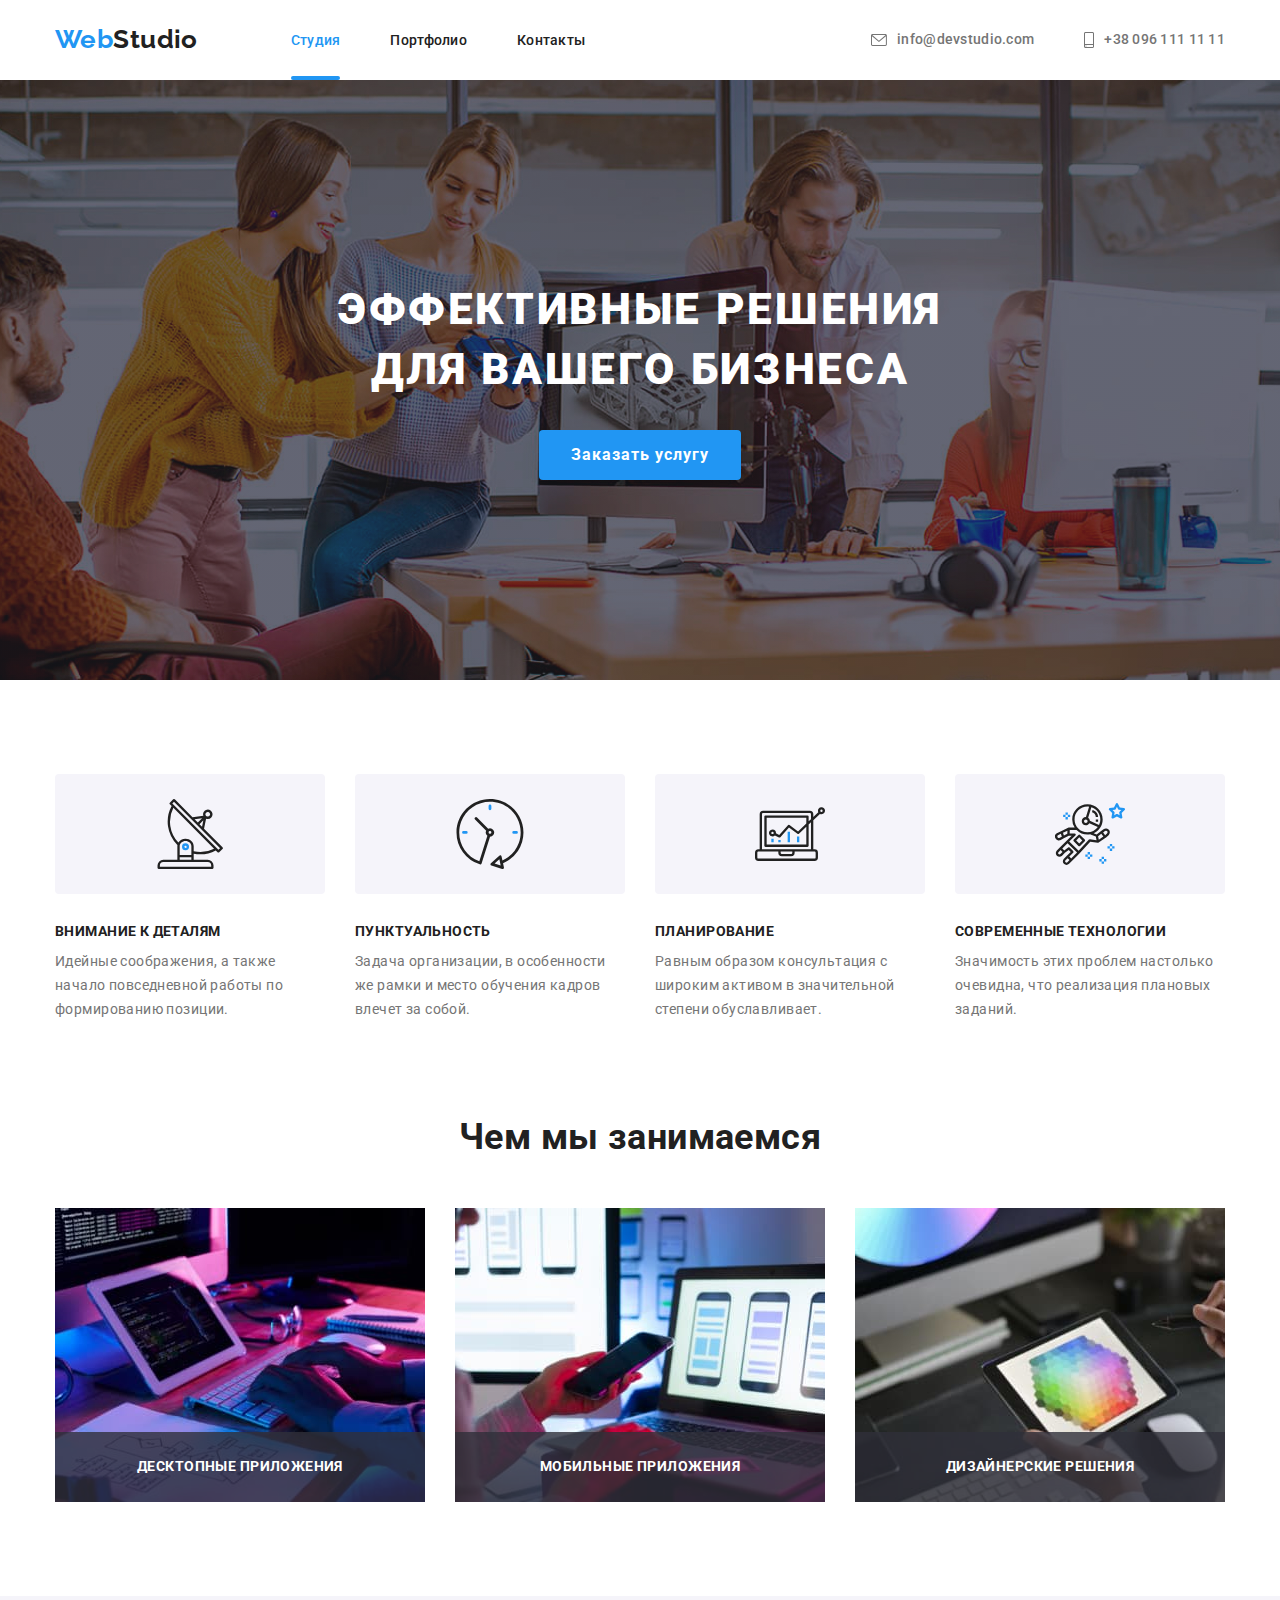
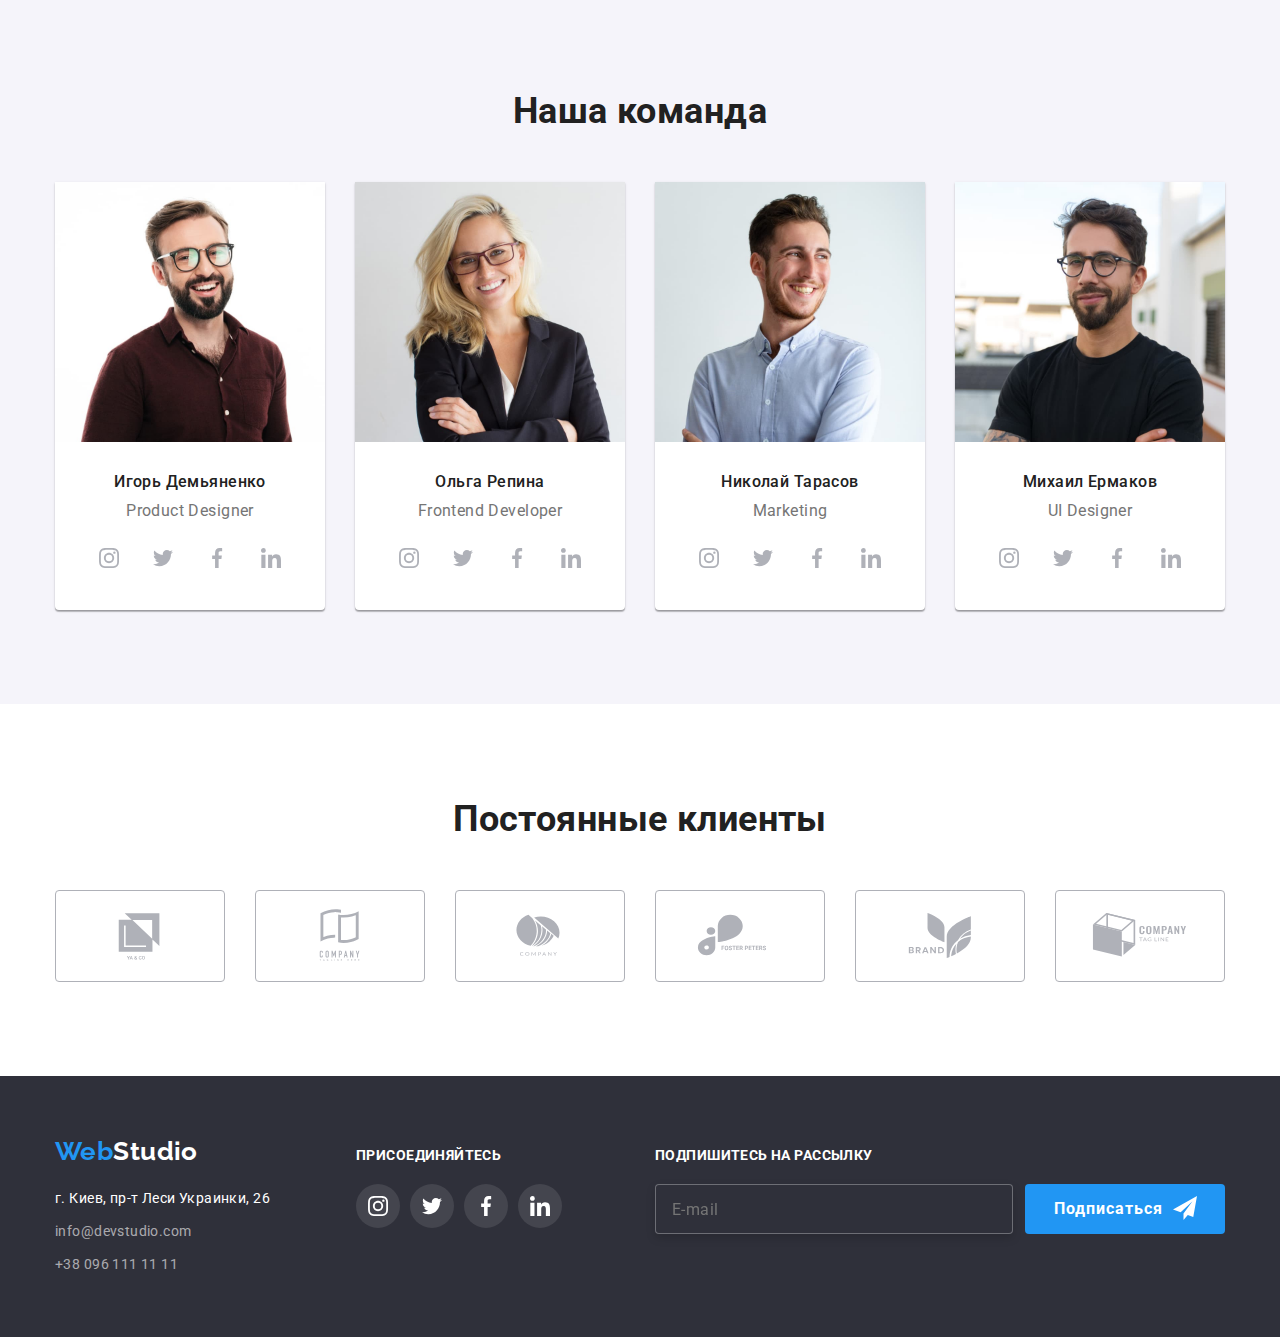
<file: index.html>
<!DOCTYPE html>
<html lang="ru">
  <head>
    <meta charset="UTF-8" />
    <meta http-equiv="X-UA-Compatible" content="IE=edge" />
    <meta name="viewport" content="width=device-width, initial-scale=1.0" />
    <title>WebStudio</title>
    <link rel="preconnect" href="https://fonts.googleapis.com" />
    <link rel="preconnect" href="https://fonts.gstatic.com" crossorigin />
    <link
      href="https://fonts.googleapis.com/css2?family=Raleway:wght@700&family=Roboto:wght@400;500;700;900&display=swap"
      rel="stylesheet"
    />
    <link
      rel="stylesheet"
      href="https://cdn.jsdelivr.net/npm/modern-normalize@1.1.0/modern-normalize.min.css"
    />
    <link rel="stylesheet" href="./css/styles.css" />
  </head>
  <body>
    <!-- Шапка сайта -->
    <header>
      <div class="container main-nav">
        <nav class="main-nav">
          <a href="" class="logo link"><span class="accent">Web</span>Studio</a>
          <ul class="navigation-header-list list">
            <li class="item"><a href="index.html" class="link current">Студия</a></li>
            <li class="item"><a href="portfolio.html" class="link">Портфолио</a></li>
            <li class="item"><a href="" class="link">Контакты</a></li>
          </ul>
        </nav>
        <ul class="contacts-header-list list">
          <li class="item">
            <a href="mailto:info@devstudio.com" class="email link"
              ><svg class="icon-header" width="16" height="12">
                <use href="./images/sprite.svg#icon-envelope"></use></svg
              >info@devstudio.com</a
            >
          </li>
          <li class="item">
            <a href="tel:+380961111111" class="phone link"
              ><svg class="icon-header" width="10" height="16">
                <use href="./images/sprite.svg#icon-smartphone"></use></svg
              >+38 096 111 11 11</a
            >
          </li>
        </ul>
      </div>
    </header>
    <main>
      <!-- Заглавие -->
      <section class="hero">
        <div class="container">
          <h1 class="hero-title">Эффективные решения для вашего бизнеса</h1>
          <button type="button" class="hero-button" data-modal-open click>Заказать услугу</button>
          <div class="backdrop is-hidden" data-backdrop>
            <div class="modal">
              <form class="modal-window">
                <p class="modal-window-ad">Оставьте свои данные, мы вам перезвоним</p>
                <div class="modal-window-field">
                  <div class="input-field">
                    <label class="input-information" for="name">Имя</label>
                    <input
                      type="text"
                      class="form-input"
                      name="name"
                      id="name"
                      autofocus
                      required
                    />
                    <svg class="icon-checkbox" width="18" height="18">
                      <use href="./images/sprite.svg#icon-name-checkbox"></use>
                    </svg>
                  </div>
                  <div class="input-field">
                    <label class="input-information" for="tel">Телефон</label>
                    <input type="tel" class="form-input" name="tel" id="tel" required />
                    <svg class="icon-checkbox" width="18" height="18">
                      <use href="./images/sprite.svg#icon-phone-checkbox"></use>
                    </svg>
                  </div>
                  <div class="input-field">
                    <label class="input-information" for="mail">Почта</label>
                    <input type="email" class="form-input" name="mail" id="mail" required />
                    <svg class="icon-checkbox" width="18" height="18">
                      <use href="./images/sprite.svg#icon-postal-envelope-checkbox"></use>
                    </svg>
                  </div>
                  <div class="input-field">
                    <label class="input-information" for="comment">Коментарий</label>
                    <textarea
                      class="text-comment"
                      name="comment"
                      id="comment"
                      cols=""
                      rows="12"
                      placeholder="Введите текст"
                    ></textarea>
                  </div>
                </div>
                <div class="modal-window-checkbox">
                  <label class="label-checkbox"
                    ><input
                      class="checkbox"
                      type="checkbox"
                      name="mailing-list"
                      value="mailing-list"
                    />
                    <svg class="icon-vector-checkbox" width="16" height="15">
                      <use href="./images/sprite.svg#icon-vector-checkbox"></use>
                    </svg>
                    Соглашаюсь с рассылкой и принимаю
                    <a href="mailto:info@devstudio.com" class="contract-conditions-checkbox"
                      >Условия договора</a
                    ></label
                  >
                </div>
                <div class="modal-window-button">
                  <button class="modal-button-send" type="submit">Отправить</button>
                  <button class="modal-btn-close" data-modal-close click>
                    <svg class="icon-vector-btn" width="30" height="30">
                      <use href="./images/sprite.svg#icon-vector-btn"></use>
                    </svg>
                  </button>
                </div>
              </form>
            </div>
          </div>
        </div>
      </section>
      <!-- Приемущества -->
      <section class="section priority">
        <div class="container">
          <h2 class="visually-hidden">Приемущества нашей работы</h2>
          <ul class="priority-list list">
            <li class="priority-item">
              <div class="icon-priority">
                <svg class="icon-antenna" width="70" height="70">
                  <use href="./images/sprite.svg#icon-antenna"></use>
                </svg>
              </div>
              <h3 class="priority-subtitle">Внимание к деталям</h3>
              <p class="priority-text">
                Идейные соображения, а также начало повседневной работы по формированию позиции.
              </p>
            </li>
            <li class="priority-item">
              <div class="icon-priority">
                <svg class="icon-clock" width="70" height="70">
                  <use href="./images/sprite.svg#icon-clock"></use>
                </svg>
              </div>
              <h3 class="priority-subtitle">Пунктуальность</h3>
              <p class="priority-text">
                Задача организации, в особенности же рамки и место обучения кадров влечет за собой.
              </p>
            </li>
            <li class="priority-item">
              <div class="icon-priority">
                <svg class="icon-diagram" width="70" height="70">
                  <use href="./images/sprite.svg#icon-diagram"></use>
                </svg>
              </div>
              <h3 class="priority-subtitle">Планирование</h3>
              <p class="priority-text">
                Равным образом консультация с широким активом в значительной степени обуславливает.
              </p>
            </li>
            <li class="priority-item">
              <div class="icon-priority">
                <svg class="icon-astronaut" width="70" height="70">
                  <use href="./images/sprite.svg#icon-astronaut"></use>
                </svg>
              </div>
              <h3 class="priority-subtitle">Современные технологии</h3>
              <p class="priority-text">
                Значимость этих проблем настолько очевидна, что реализация плановых заданий.
              </p>
            </li>
          </ul>
        </div>
      </section>
      <!-- Фото демонстрирующие чем мы занимаемся -->
      <section class="section works">
        <div class="container">
          <h2 class="works-title">Чем мы занимаемся</h2>
          <ul class="works-list list">
            <li class="works-item">
              <div>
                <img
                  src="./images/box-F-1.jpg"
                  alt="мы работаем над создаем сайта"
                  width="370"
                  height="294"
                />
              </div>
              <div class="box-works-description">
                <p class="works-description">десктопные приложения</p>
              </div>
            </li>
            <li class="works-item">
              <div>
                <img
                  src="./images/box-F-2.jpg"
                  alt="мы работаем над создаем мобильного приложения"
                  width="370"
                  height="294"
                />
              </div>
              <div class="box-works-description">
                <p class="works-description">мобильные приложения</p>
              </div>
            </li>
            <li class="works-item">
              <div>
                <img
                  src="./images/box-F-3.jpg"
                  alt="мы выполняем работу по дизайну"
                  width="370"
                  height="294"
                />
              </div>
              <div class="box-works-description">
                <p class="works-description">дизайнерские решения</p>
              </div>
            </li>
          </ul>
        </div>
      </section>
      <!-- Фото представителей нашей команды, их имена и должности -->
      <section class="section team">
        <div class="container">
          <h2 class="team-title">Наша команда</h2>
          <ul class="team-list list">
            <li class="team-item">
              <img
                src="./images/img-F-1.jpg"
                alt="Игорь Демьяненко - изображение типа портрет"
                width="270"
                height="260"
              />
              <div class="team-descr">
                <h3 class="team-name">Игорь Демьяненко</h3>
                <p lang="en" class="team-position">Product Designer</p>
                <ul class="socials list">
                  <li class="socials-item">
                    <a
                      class="socials-link link"
                      href=""
                      target="_blank"
                      rel="noopener noreferrer"
                      aria-label="иконка Instagram"
                    >
                      <svg class="socials-icom" width="20" height="20">
                        <use href="./images/sprite.svg#icon-instagram"></use>
                      </svg>
                    </a>
                  </li>
                  <li class="socials-item">
                    <a
                      class="socials-link link"
                      href=""
                      target="_blank"
                      rel="noopener noreferrer"
                      aria-label="иконка Twitter"
                    >
                      <svg class="socials-icom" width="20" height="20">
                        <use href="./images/sprite.svg#icon-twitter"></use>
                      </svg>
                    </a>
                  </li>
                  <li class="socials-item">
                    <a
                      class="socials-link link"
                      href=""
                      target="_blank"
                      rel="noopener noreferrer"
                      aria-label="иконка Facebook"
                    >
                      <svg class="socials-icom" width="20" height="20">
                        <use href="./images/sprite.svg#icon-facebook"></use>
                      </svg>
                    </a>
                  </li>
                  <li class="socials-item">
                    <a
                      class="socials-link link"
                      href=""
                      target="_blank"
                      rel="noopener noreferrer"
                      aria-label="иконка Linkedin"
                    >
                      <svg class="socials-icom" width="20" height="20">
                        <use href="./images/sprite.svg#icon-linkedin"></use>
                      </svg>
                    </a>
                  </li>
                </ul>
              </div>
            </li>
            <li class="team-item">
              <img
                src="./images/img-F-2.jpg"
                alt="Ольга Репина - изображение типа портрет"
                width="270"
                height="260"
              />
              <div class="team-descr">
                <h3 class="team-name">Ольга Репина</h3>
                <p lang="en" class="team-position">Frontend Developer</p>
                <ul class="socials list">
                  <li class="socials-item">
                    <a
                      class="socials-link link"
                      href=""
                      target="_blank"
                      rel="noopener noreferrer"
                      aria-label="иконка Instagram"
                    >
                      <svg class="socials-icom" width="20" height="20">
                        <use href="./images/sprite.svg#icon-instagram"></use>
                      </svg>
                    </a>
                  </li>
                  <li class="socials-item">
                    <a
                      class="socials-link link"
                      href=""
                      target="_blank"
                      rel="noopener noreferrer"
                      aria-label="иконка Twitter"
                    >
                      <svg class="socials-icom" width="20" height="20">
                        <use href="./images/sprite.svg#icon-twitter"></use>
                      </svg>
                    </a>
                  </li>
                  <li class="socials-item">
                    <a
                      class="socials-link link"
                      href=""
                      target="_blank"
                      rel="noopener noreferrer"
                      aria-label="иконка Facebook"
                    >
                      <svg class="socials-icom" width="20" height="20">
                        <use href="./images/sprite.svg#icon-facebook"></use>
                      </svg>
                    </a>
                  </li>
                  <li class="socials-item">
                    <a
                      class="socials-link link"
                      href=""
                      target="_blank"
                      rel="noopener noreferrer"
                      aria-label="иконка Linkedin"
                    >
                      <svg class="socials-icom" width="20" height="20">
                        <use href="./images/sprite.svg#icon-linkedin"></use>
                      </svg>
                    </a>
                  </li>
                </ul>
              </div>
            </li>
            <li class="team-item">
              <img
                src="./images/img-F-3.jpg"
                alt="Николай Тарасов - изображение типа портрет"
                width="270"
                height="260"
              />
              <div class="team-descr">
                <h3 class="team-name">Николай Тарасов</h3>
                <p lang="en" class="team-position">Marketing</p>
                <ul class="socials list">
                  <li class="socials-item">
                    <a
                      class="socials-link link"
                      href=""
                      target="_blank"
                      rel="noopener noreferrer"
                      aria-label="иконка Instagram"
                    >
                      <svg class="socials-icom" width="20" height="20">
                        <use href="./images/sprite.svg#icon-instagram"></use>
                      </svg>
                    </a>
                  </li>
                  <li class="socials-item">
                    <a
                      class="socials-link link"
                      href=""
                      target="_blank"
                      rel="noopener noreferrer"
                      aria-label="иконка Twitter"
                    >
                      <svg class="socials-icom" width="20" height="20">
                        <use href="./images/sprite.svg#icon-twitter"></use>
                      </svg>
                    </a>
                  </li>
                  <li class="socials-item">
                    <a
                      class="socials-link link"
                      href=""
                      target="_blank"
                      rel="noopener noreferrer"
                      aria-label="иконка Facebook"
                    >
                      <svg class="socials-icom" width="20" height="20">
                        <use href="./images/sprite.svg#icon-facebook"></use>
                      </svg>
                    </a>
                  </li>
                  <li class="socials-item">
                    <a
                      class="socials-link link"
                      href=""
                      target="_blank"
                      rel="noopener noreferrer"
                      aria-label="иконка Linkedin"
                    >
                      <svg class="socials-icom" width="20" height="20">
                        <use href="./images/sprite.svg#icon-linkedin"></use>
                      </svg>
                    </a>
                  </li>
                </ul>
              </div>
            </li>
            <li class="team-item">
              <img
                src="./images/img-F-4.jpg"
                alt="Михаил Ермаков - изображение типа портрет"
                width="270"
                height="260"
              />
              <div class="team-descr">
                <h3 class="team-name">Михаил Ермаков</h3>
                <p lang="en" class="team-position">UI Designer</p>
                <ul class="socials list">
                  <li class="socials-item">
                    <a
                      class="socials-link link"
                      href=""
                      target="_blank"
                      rel="noopener noreferrer"
                      aria-label="иконка Instagram"
                    >
                      <svg class="socials-icom" width="20" height="20">
                        <use href="./images/sprite.svg#icon-instagram"></use>
                      </svg>
                    </a>
                  </li>
                  <li class="socials-item">
                    <a
                      class="socials-link link"
                      href=""
                      target="_blank"
                      rel="noopener noreferrer"
                      aria-label="иконка Twitter"
                    >
                      <svg class="socials-icom" width="20" height="20">
                        <use href="./images/sprite.svg#icon-twitter"></use>
                      </svg>
                    </a>
                  </li>
                  <li class="socials-item">
                    <a
                      class="socials-link link"
                      href=""
                      target="_blank"
                      rel="noopener noreferrer"
                      aria-label="иконка Facebook"
                    >
                      <svg class="socials-icom" width="20" height="20">
                        <use href="./images/sprite.svg#icon-facebook"></use>
                      </svg>
                    </a>
                  </li>
                  <li class="socials-item">
                    <a
                      class="socials-link link"
                      href=""
                      target="_blank"
                      rel="noopener noreferrer"
                      aria-label="иконка Linkedin"
                    >
                      <svg class="socials-icom" width="20" height="20">
                        <use href="./images/sprite.svg#icon-linkedin"></use>
                      </svg>
                    </a>
                  </li>
                </ul>
              </div>
            </li>
          </ul>
        </div>
      </section>
      <!-- Постоянные клиенти -->
      <section class="section klient">
        <h2 class="klient-title">Постоянные клиенты</h2>
        <ul class="klient-list list">
          <li class="klient-item">
            <a
              class="klient-link link"
              href=""
              target="_blank"
              rel="noopener noreferrer"
              aria-label="логотип крмпании YA&CO"
              ><svg class="logo-klient" width="106" height="60">
                <use href="./images/sprite.svg#icon-logo-yaco"></use></svg
            ></a>
          </li>
          <li class="klient-item">
            <a
              class="klient-link link"
              href=""
              target="_blank"
              rel="noopener noreferrer"
              aria-label="логотип крмпании TAG LINE HERE"
              ><svg class="logo-klient" width="106" height="60">
                <use href="./images/sprite.svg#icon-logo-taglinehere"></use></svg
            ></a>
          </li>

          <li class="klient-item">
            <a
              class="klient-link link"
              href=""
              target="_blank"
              rel="noopener noreferrer"
              aria-label="логотип крмпании COMPANY"
              ><svg class="logo-klient" width="106" height="60">
                <use href="./images/sprite.svg#icon-logo-company"></use></svg
            ></a>
          </li>
          <li class="klient-item">
            <a
              class="klient-link link"
              href=""
              target="_blank"
              rel="noopener noreferrer"
              aria-label="логотип крмпании FOSTER PETERS"
              ><svg class="logo-klient" width="106" height="60">
                <use href="./images/sprite.svg#icon-logo-foster"></use></svg
            ></a>
          </li>
          <li class="klient-item">
            <a
              class="klient-link link"
              href=""
              target="_blank"
              rel="noopener noreferrer"
              aria-label="логотип крмпании BREND"
              ><svg class="logo-klient" width="106" height="60">
                <use href="./images/sprite.svg#icon-logo-brand"></use></svg
            ></a>
          </li>
          <li class="klient-item">
            <a
              class="klient-link link"
              href=""
              target="_blank"
              rel="noopener noreferrer"
              aria-label="логотип крмпании TAG LINE"
              ><svg class="logo-klient" width="106" height="60">
                <use href="./images/sprite.svg#icon-logo-tagline"></use></svg
            ></a>
          </li>
        </ul>
      </section>
    </main>
    <!-- Подвал сайта -->
    <footer class="footer">
      <div class="container contacts">
        <div class="address-contacts">
          <a href="./index.html" class="footer-logo link"><span class="accent">Web</span>Studio</a>
          <address>
            <ul class="footer-list list">
              <li class="footer-item">
                <a
                  href="https://goo.gl/maps/5S5dMyk2Rb5R47MP8"
                  target="_blank"
                  rel="noopener noreferrer"
                  class="footer-office link"
                  >г. Киев, пр-т Леси Украинки, 26</a
                >
              </li>
              <li class="footer-item">
                <a href="mailto:info@devstudio.com" class="footer-contact link"
                  >info@devstudio.com</a
                >
              </li>
              <li class="footer-item">
                <a href="tel:+380961111111" class="footer-contact link">+38 096 111 11 11</a>
              </li>
            </ul>
          </address>
        </div>
        <div class="socials-contacts">
          <p class="team-name-footer">присоединяйтесь</p>
          <ul class="socials-footer list">
            <li class="socials-item">
              <a
                class="socials-link-footer link"
                href=""
                target="_blank"
                rel="noopener noreferrer"
                aria-label="иконка Instagram"
              >
                <svg class="socials-icom" width="20" height="20">
                  <use href="./images/sprite.svg#icon-instagram"></use>
                </svg>
              </a>
            </li>
            <li class="socials-item">
              <a
                class="socials-link-footer link"
                href=""
                target="_blank"
                rel="noopener noreferrer"
                aria-label="иконка Twitter"
              >
                <svg class="socials-icom" width="20" height="20">
                  <use href="./images/sprite.svg#icon-twitter"></use>
                </svg>
              </a>
            </li>
            <li class="socials-item">
              <a
                class="socials-link-footer link"
                href=""
                target="_blank"
                rel="noopener noreferrer"
                aria-label="иконка Facebook"
              >
                <svg class="socials-icom" width="20" height="20">
                  <use href="./images/sprite.svg#icon-facebook"></use>
                </svg>
              </a>
            </li>
            <li class="socials-item">
              <a
                class="socials-link-footer link"
                href=""
                target="_blank"
                rel="noopener noreferrer"
                aria-label="иконка Linkedin"
              >
                <svg class="socials-icom" width="20" height="20">
                  <use href="./images/sprite.svg#icon-linkedin"></use>
                </svg>
              </a>
            </li>
          </ul>
        </div>
        <div class="footer-mailing-lists">
          <p class="invitation-mailing-lists">Подпишитесь на рассылку</p>
          <form class="box-invitation-mailing-lists">
            <div class="footer-mailing-address">
              <label class="mailing-address-mailing-lists" for="footer-mailing-address">
                <input
                  type="email-mailing-lists"
                  class="email-mailing-lists"
                  name="mailing-address-mailing-lists"
                  id="mailing-address-mailing-listsmail"
                  placeholder="E-mail"
                />
              </label>
            </div>
            <div class="footer-button-subscribe">
              <button class="button-subscribe" type="button-subscribe">Подписаться</button>
              <svg class="icon-send" width="24" height="24"></svg>
            </div>
          </form>
        </div>
      </div>
    </footer>
    <script src="./js/modal.js"></script>
  </body>
</html>
</file>
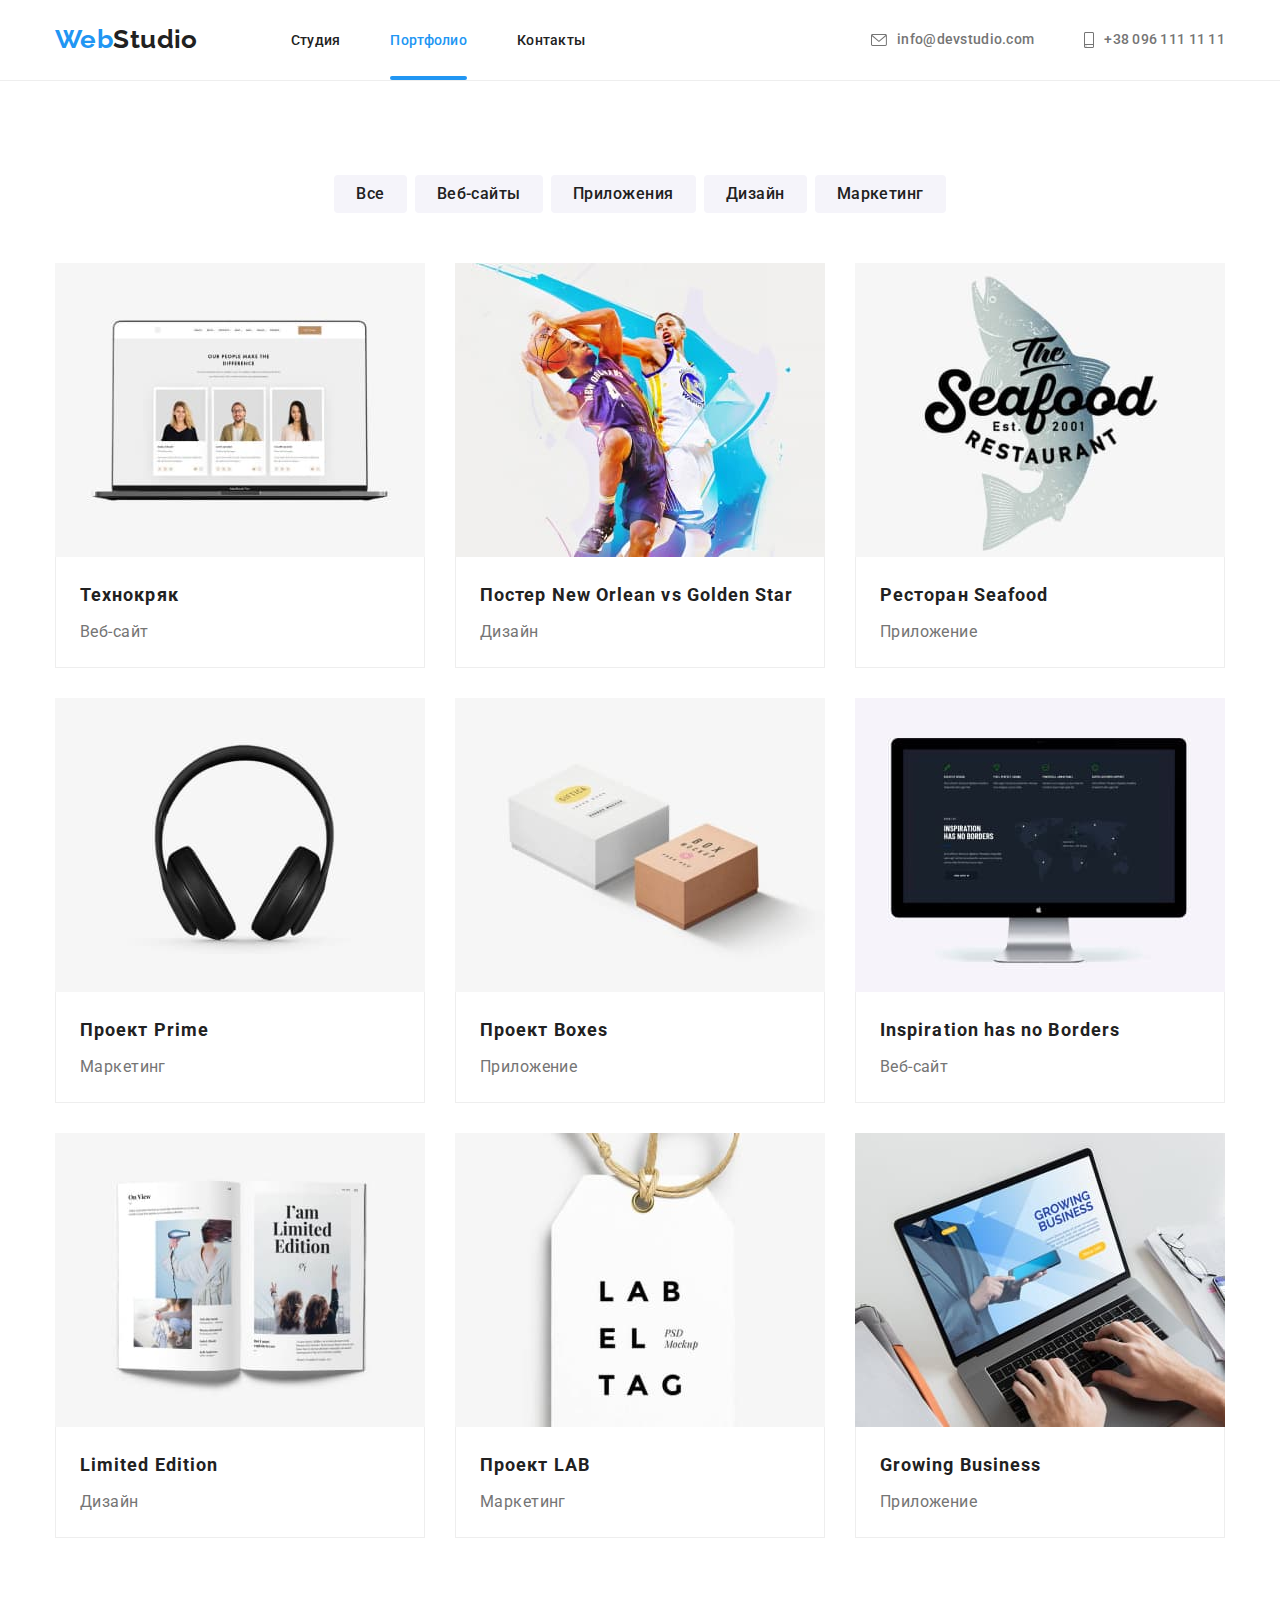
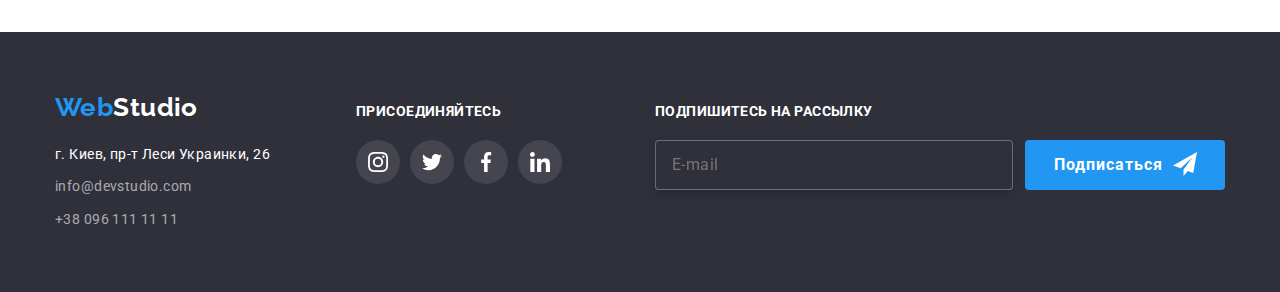
<file: portfolio.html>
<!DOCTYPE html>
<html lang="ru">
  <head>
    <meta charset="UTF-8" />
    <meta http-equiv="X-UA-Compatible" content="IE=edge" />
    <meta name="viewport" content="width=device-width, initial-scale=1.0" />
    <title>Portfolio</title>
    <link rel="preconnect" href="https://fonts.googleapis.com" />
    <link rel="preconnect" href="https://fonts.gstatic.com" crossorigin />
    <link
      href="https://fonts.googleapis.com/css2?family=Raleway:wght@700&family=Roboto:wght@400;500;700;900&display=swap"
      rel="stylesheet"
    />
    <link
      rel="stylesheet"
      href="https://cdn.jsdelivr.net/npm/modern-normalize@1.1.0/modern-normalize.min.css"
    />
    <link rel="stylesheet" href="./css/styles.css" />
  </head>
  <body>
    <!-- Шапка сайта -->
    <header class="header-line">
      <div class="container main-nav">
        <nav class="main-nav">
          <a href="" class="logo link"><span class="accent">Web</span>Studio</a>
          <ul class="navigation-header-list list">
            <li class="item"><a href="index.html" class="link">Студия</a></li>
            <li class="item"><a href="portfolio.html" class="link current">Портфолио</a></li>
            <li class="item"><a href="" class="link">Контакты</a></li>
          </ul>
        </nav>
        <ul class="contacts-header-list list">
          <li class="item">
            <a href="mailto:info@devstudio.com" class="email link"
              ><svg class="icon-header" width="16" height="12">
                <use href="./images/sprite.svg#icon-envelope"></use></svg
              >info@devstudio.com</a
            >
          </li>
          <li class="item">
            <a href="tel:+380961111111" class="phone link"
              ><svg class="icon-header" width="10" height="16">
                <use href="./images/sprite.svg#icon-smartphone"></use></svg
              >+38 096 111 11 11</a
            >
          </li>
        </ul>
      </div>
    </header>
    <main>
      <!-- Портфолио -->
      <section class="section portfolio">
        <div class="container">
          <h1 class="visually-hidden">Портфолио</h1>
          <!-- Фильтр представленый списком кнопок -->
          <ul class="button-list list">
            <li class="btn-item"><button type="button" class="portfolio-btn">Все</button></li>
            <li class="btn-item"><button type="button" class="portfolio-btn">Веб-сайты</button></li>
            <li class="btn-item">
              <button type="button" class="portfolio-btn">Приложения</button>
            </li>
            <li class="btn-item"><button type="button" class="portfolio-btn">Дизайн</button></li>
            <li class="btn-item"><button type="button" class="portfolio-btn">Маркетинг</button></li>
          </ul>
          <!-- Элементы фильтруущиеся списком кнопок -->
          <ul class="portfolio-list list">
            <li class="portfolio-item">
              <a href="#" class="portfolio-link">
                <div class="picture">
                  <img src="./images/img-P-1.jpg" alt="Ноутбук" width="370" height="294" />
                  <p class="submenu">
                    Ресурс предлагает комплексные предложения с разным уровнем функционала и
                    сервисов. Все это позволит посетителю получить исчерпывающие сведения о компании
                    или частном лице.
                  </p>
                </div>
                <div class="portfolio-content-direction">
                  <h2 class="portfolio-content">Технокряк</h2>
                  <p class="portfolio-direction">Веб-сайт</p>
                </div>
              </a>
            </li>
            <li class="portfolio-item">
              <a href="#" class="portfolio-link">
                <div class="picture">
                  <img
                    src="./images/img-P-2.jpg"
                    alt="Постер на котором изображены два игрока-баскетболиста команд: Нового орлеана и Золотой звезды борящихся за мяч"
                    width="370"
                    height="294"
                  />
                  <p class="submenu">
                    Ресурс предлагает комплексные предложения с разным уровнем функционала и
                    сервисов. Все это позволит посетителю получить исчерпывающие сведения о компании
                    или частном лице.
                  </p>
                </div>
                <div class="portfolio-content-direction">
                  <h2 lang="en" class="portfolio-content">Постер New Orlean vs Golden Star</h2>
                  <p class="portfolio-direction">Дизайн</p>
                </div>
              </a>
            </li>
            <li class="portfolio-item">
              <a href="#" class="portfolio-link">
                <div class="picture">
                  <img
                    src="./images/img-P-3.jpg"
                    alt="Логотип ресторана морской кухни, на логотипе изображена рыба"
                    width="370"
                    height="294"
                  />
                  <p class="submenu">
                    Ресурс предлагает комплексные предложения с разным уровнем функционала и
                    сервисов. Все это позволит посетителю получить исчерпывающие сведения о компании
                    или частном лице.
                  </p>
                </div>
                <div class="portfolio-content-direction">
                  <h2 lang="en" class="portfolio-content">Ресторан Seafood</h2>
                  <p class="portfolio-direction">Приложение</p>
                </div>
              </a>
            </li>
            <li class="portfolio-item">
              <a href="#" class="portfolio-link">
                <div class="picture">
                  <img src="./images/img-P-4.jpg" alt="Наушники" width="370" height="294" />
                  <p class="submenu">
                    Ресурс предлагает комплексные предложения с разным уровнем функционала и
                    сервисов. Все это позволит посетителю получить исчерпывающие сведения о компании
                    или частном лице.
                  </p>
                </div>
                <div class="portfolio-content-direction">
                  <h2 lang="en" class="portfolio-content">Проект Prime</h2>
                  <p class="portfolio-direction">Маркетинг</p>
                </div>
              </a>
            </li>
            <li class="portfolio-item">
              <a href="#" class="portfolio-link">
                <div class="picture">
                  <img
                    src="./images/img-P-5.jpg"
                    alt="Мужская и женская туалетная вода"
                    width="370"
                    height="294"
                  />
                  <p class="submenu">
                    Ресурс предлагает комплексные предложения с разным уровнем функционала и
                    сервисов. Все это позволит посетителю получить исчерпывающие сведения о компании
                    или частном лице.
                  </p>
                </div>
                <div class="portfolio-content-direction">
                  <h2 lang="en" class="portfolio-content">Проект Boxes</h2>
                  <p class="portfolio-direction">Приложение</p>
                </div>
              </a>
            </li>
            <li class="portfolio-item">
              <a href="#" class="portfolio-link">
                <div class="picture">
                  <img
                    src="./images/img-P-6.jpg"
                    alt="Монитор от компютера"
                    width="370"
                    height="294"
                  />
                  <p class="submenu">
                    Ресурс предлагает комплексные предложения с разным уровнем функционала и
                    сервисов. Все это позволит посетителю получить исчерпывающие сведения о компании
                    или частном лице.
                  </p>
                </div>
                <div class="portfolio-content-direction">
                  <h2 lang="en" class="portfolio-content">Inspiration has no Borders</h2>
                  <p class="portfolio-direction">Веб-сайт</p>
                </div>
              </a>
            </li>
            <li class="portfolio-item">
              <a href="#" class="portfolio-link">
                <div class="picture">
                  <img
                    src="./images/img-P-7.jpg"
                    alt="Журнал издательства Limited Edition"
                    width="370"
                    height="294"
                  />
                  <p class="submenu">
                    Ресурс предлагает комплексные предложения с разным уровнем функционала и
                    сервисов. Все это позволит посетителю получить исчерпывающие сведения о компании
                    или частном лице.
                  </p>
                </div>
                <div class="portfolio-content-direction">
                  <h2 lang="en" class="portfolio-content">Limited Edition</h2>
                  <p class="portfolio-direction">Дизайн</p>
                </div>
              </a>
            </li>
            <li class="portfolio-item">
              <a href="#" class="portfolio-link">
                <div class="picture">
                  <img src="./images/img-P-8.jpg" alt="Бирка LAB EL TAG" width="370" height="294" />
                  <p class="submenu">
                    Ресурс предлагает комплексные предложения с разным уровнем функционала и
                    сервисов. Все это позволит посетителю получить исчерпывающие сведения о компании
                    или частном лице.
                  </p>
                </div>
                <div class="portfolio-content-direction">
                  <h2 lang="en" class="portfolio-content">Проект LAB</h2>
                  <p class="portfolio-direction">Маркетинг</p>
                </div>
              </a>
            </li>
            <li class="portfolio-item">
              <a href="#" class="portfolio-link">
                <div class="picture">
                  <img
                    src="./images/img-P-9.jpg"
                    alt="Ноутбук на котором открыта сатраница компании по развитию бизнеса"
                    width="370"
                    height="294"
                  />
                  <p class="submenu">
                    Ресурс предлагает комплексные предложения с разным уровнем функционала и
                    сервисов. Все это позволит посетителю получить исчерпывающие сведения о компании
                    или частном лице.
                  </p>
                </div>
                <div class="portfolio-content-direction">
                  <h2 lang="en" class="portfolio-content">Growing Business</h2>
                  <p class="portfolio-direction">Приложение</p>
                </div>
              </a>
            </li>
          </ul>
        </div>
      </section>
    </main>
    <!-- Подвал сайта -->
    <footer class="footer">
      <div class="container contacts">
        <div class="address-contacts">
          <a href="./index.html" class="footer-logo link"><span class="accent">Web</span>Studio</a>
          <address>
            <ul class="footer-list list">
              <li class="footer-item">
                <a
                  href="https://goo.gl/maps/5S5dMyk2Rb5R47MP8"
                  target="_blank"
                  rel="noopener noreferrer"
                  class="footer-office link"
                  >г. Киев, пр-т Леси Украинки, 26</a
                >
              </li>
              <li class="footer-item">
                <a href="mailto:info@devstudio.com" class="footer-contact link"
                  >info@devstudio.com</a
                >
              </li>
              <li class="footer-item">
                <a href="tel:+380961111111" class="footer-contact link">+38 096 111 11 11</a>
              </li>
            </ul>
          </address>
        </div>
        <div class="socials-contacts">
          <p class="team-name-footer">присоединяйтесь</p>
          <ul class="socials-footer list">
            <li class="socials-item">
              <a
                class="socials-link-footer link"
                href=""
                target="_blank"
                rel="noopener noreferrer"
                aria-label="иконка Instagram"
              >
                <svg class="socials-icom" width="20" height="20">
                  <use href="./images/sprite.svg#icon-instagram"></use>
                </svg>
              </a>
            </li>
            <li class="socials-item">
              <a
                class="socials-link-footer link"
                href=""
                target="_blank"
                rel="noopener noreferrer"
                aria-label="иконка Twitter"
              >
                <svg class="socials-icom" width="20" height="20">
                  <use href="./images/sprite.svg#icon-twitter"></use>
                </svg>
              </a>
            </li>
            <li class="socials-item">
              <a
                class="socials-link-footer link"
                href=""
                target="_blank"
                rel="noopener noreferrer"
                aria-label="иконка Facebook"
              >
                <svg class="socials-icom" width="20" height="20">
                  <use href="./images/sprite.svg#icon-facebook"></use>
                </svg>
              </a>
            </li>
            <li class="socials-item">
              <a
                class="socials-link-footer link"
                href=""
                target="_blank"
                rel="noopener noreferrer"
                aria-label="иконка Linkedin"
              >
                <svg class="socials-icom" width="20" height="20">
                  <use href="./images/sprite.svg#icon-linkedin"></use>
                </svg>
              </a>
            </li>
          </ul>
        </div>
        <div class="footer-mailing-lists">
          <p class="invitation-mailing-lists">Подпишитесь на рассылку</p>
          <form class="box-invitation-mailing-lists">
            <div class="footer-mailing-address">
              <label class="mailing-address-mailing-lists" for="footer-mailing-address">
                <input
                  type="email-mailing-lists"
                  class="email-mailing-lists"
                  name="mailing-address-mailing-lists"
                  id="mailing-address-mailing-listsmail"
                  placeholder="E-mail"
                />
              </label>
            </div>
            <div class="footer-button-subscribe">
              <button class="button-subscribe" type="button-subscribe">Подписаться</button>
              <svg class="icon-send" width="24" height="24"></svg>
            </div>
          </form>
        </div>
      </div>
    </footer>
    <script src="./js/modal.js"></script>
  </body>
</html>
</file>
<file: css/styles.css>
:root {
  --main-font: 'Roboto', sans-serif;
  --secondary-font: 'Raleway', sans-serif;
  /* Цвет текста */
  --basic-color: #212121;
  --secondary-color: #757575;
  --logo-color: #000000;
  --logo-footer: #ffffff;
  --contacts-footer: #ffffff;
  --contacts-list-footer: rgba(255, 255, 255, 0.6);
  --title: #ffffff;
  --button: #ffffff;
  --office: #ffffff;
  --item: #ffffff;
  /* Цвет фона */
  --dark-bg: #2f303a;
  --secondary-bg: #f5f4fa;
  /* Акцент цвета текста и фона*/
  --accent-color: #2196f3;
  --accent-color-hover: #188ce8;
  /* Цвет линий*/
  --card-line: #eeeeee;
  /* Переменная зазоров между карточками*/
  --filter-list-card: 30px;
  /* Функция разделения времени в переходах*/
  --timing-function: cubic-bezier(0.4, 0, 0.2, 1);
}
body {
  font-family: var(--main-font);
  color: var(--basic-color);
  font-size: 14px;
  letter-spacing: 0.03em;
  background-color: #ffffff;
}
.visually-hidden {
  position: absolute;
  width: 1px;
  height: 1px;
  margin: -1px;
  border: 0;
  padding: 0;
  white-space: nowrap;
  clip-path: inset(100%);
  clip: rect(0 0 0 0);
  overflow: hidden;
}
address {
  font-style: normal;
}
textarea {
  resize: none;
  width: 448px;
  height: 120px;
  padding: 12px 16px;
  font-style: normal;
  font-weight: 400;
  font-size: 14px;
  line-height: 1.14px;
  letter-spacing: 0.01em;
  color: rgba(117, 117, 117, 0.5);
}
/* Убираем маркеры неупорядоченого списка */
.list {
  padding: 0;
  margin: 0;
  list-style: none;
}
/* Убираем декорацыю текста */
.link {
  text-decoration: none;
}
/* скидываем margin селекторам тегов */
ul,
p,
h1,
h2,
h3 {
  margin-top: 0;
  margin-bottom: 0;
}
img {
  display: block;
  max-width: 100%;
  height: auto;
}
.container {
  margin-left: auto;
  margin-right: auto;
  width: 1200px;
  padding-left: 15px;
  padding-right: 15px;
}
.section {
  padding-top: 94px;
  padding-bottom: 94px;
}
/* ------------------ Шапка ------------------ */
.header-line {
  border-bottom: 1px solid var(--card-line);
}
.contacts-header-list {
  display: flex;
  align-items: center;
  margin-left: auto;
}
.contacts-header-list .item + .item {
  margin-left: 50px;
}
.main-nav {
  display: flex;
  align-items: center;
}
/* Ссылка с логотипом */
.logo .accent {
  color: var(--accent-color);
}
.logo {
  padding: 24px 0px 25px;
  color: var(--main-font);
  font-family: var(--secondary-font);
  font-weight: 700;
  font-size: 26px;
  line-height: 1.19;
}
/* Список навигации */
.navigation-header-list {
  display: flex;
  align-items: center;
  margin-left: 93px;
}
.navigation-header-list .item + .item {
  margin-left: 50px;
}
.navigation-header-list .link {
  position: relative;
  padding: 32px 0px;
  font-weight: 500;
  line-height: 1.14;
  color: var(--basic-color);
  letter-spacing: 0.02em;
  transition: color 250ms var(--timing-function);
}
.navigation-header-list .link:hover,
.navigation-header-list .link:focus {
  color: var(--accent-color);
}
.navigation-header-list .current {
  color: var(--accent-color);
}
/* Список контактов */
.contacts-header-list .email {
  padding: 32px 0px;
  font-weight: 500;
  display: flex;
  align-items: center;
  line-height: 1.14;
  letter-spacing: 0.02em;
  font-style: normal;
  color: var(--secondary-color);
  transition: color 250ms var(--timing-function);
}
.contacts-header-list .email:hover,
.contacts-header-list .email:focus {
  color: var(--accent-color);
}
.contacts-header-list .phone {
  padding: 32px 0px;
  font-weight: 500;
  display: flex;
  align-items: center;
  line-height: 1.14;
  letter-spacing: 0.02em;
  font-style: normal;
  color: var(--secondary-color);
  transition: color 250ms var(--timing-function);
}
.contacts-header-list .phone:hover,
.contacts-header-list .phone:focus {
  color: var(--accent-color);
}
/* Иконки конверта и смартфона*/
.icon-header {
  margin-right: 10px;
  fill: currentColor;
}
/* Декорации ссылок шапки сайта (акцент нахождения на разделе) */
.current::after {
  position: absolute;
  bottom: 0;
  left: 0;
  content: '';
  display: block;
  width: 100%;
  height: 4px;
  border-radius: 2px;
  background-color: var(--accent-color);
}
/* ------------------ Герой ------------------ */
/* Заглавие */
.hero {
  max-width: 1600px;
  height: 600px;
  margin-left: auto;
  margin-right: auto;
  text-align: center;
  background-color: var(--dark-bg);
  background-image: linear-gradient(to right, rgba(47, 48, 58, 0.4), rgba(47, 48, 58, 0.4)),
    url(../images/bg-hero.jpg);
  background-repeat: no-repeat;
  background-size: cover;
  background-position: center;
  padding-top: 200px;
  padding-bottom: 200px;
}
.hero-title {
  margin-bottom: 30px;
  margin-left: auto;
  margin-right: auto;
  width: 696px;
  font-weight: 900;
  font-size: 44px;
  line-height: 1.36;
  text-align: center;
  color: var(--title);
  letter-spacing: 0.06em;
  text-transform: uppercase;
}
/* Кнопка заказа услуги */
.hero-button {
  border-radius: 4px;
  border: none;
  padding: 10px 32px;
  min-width: 200px;
  box-shadow: 0px 4px 4px rgba(0, 0, 0, 0.15);
  font-family: var(--main-font);
  font-weight: 700;
  font-size: 16px;
  line-height: 1.87;
  letter-spacing: 0.06em;
  background-color: var(--accent-color);
  color: var(--button);
  cursor: pointer;
  transition: background-color 250ms var(--timing-function);
}
.hero-button:hover,
.hero-button:focus {
  background-color: var(--accent-color-hover);
}
/* ----------------------Модальное окно-------------------- */
.backdrop {
  position: fixed;
  left: 0;
  top: 0;
  width: 100%;
  height: 100%;
  z-index: 100;
  transition: opacity 250ms var(--timing-function), visibility 250ms var(--timing-function);
}
.backdrop.is-hidden {
  opacity: 0;
  visibility: hidden;
  pointer-events: none;
}
.modal {
  position: absolute;
  top: 50%;
  left: 50%;
  transform: translate(-50%, -50%);
  width: 528px;
  padding: 40px;
  background-color: #ffffff;
  box-shadow: 0px 1px 3px rgba(0, 0, 0, 0.12), 0px 1px 1px rgba(0, 0, 0, 0.14),
    0px 2px 1px rgba(0, 0, 0, 0.2);
  border-radius: 4px;
}
.modal-btn-close {
  position: absolute;
  top: 8px;
  right: 8px;
  display: flex;
  align-items: center;
  justify-content: center;
  width: 30px;
  height: 30px;
  background: #ffffff;
  border: 1px solid rgba(0, 0, 0, 0.1);
  border-radius: 50%;
  cursor: pointer;
}
.icon-vector-btn:checked + .modal-btn-close::after {
  color: var(--accent-color-hover);
}
.icon-vector-btn {
  color: #000000;
  fill: currentColor;
  transition: color 250ms var(--timing-function);
}
.icon-vector-btn:hover {
  color: var(--accent-color-hover);
}
.modal-window-ad {
  padding: 0;
  margin-right: auto;
  margin-left: auto;
  margin-bottom: 12px;
  font-style: normal;
  font-weight: 700;
  font-size: 20px;
  line-height: 1.15;
  text-align: center;
  letter-spacing: 0.03em;
  width: 448px;
  color: #212121;
}
.modal-window-field {
  display: flex;
  flex-direction: column;
}
.input-information {
  display: flex;
  font-style: normal;
  font-weight: 400;
  font-size: 12px;
  line-height: 1.16;
  letter-spacing: 0.01em;
  color: #757575;
  align-items: flex-start;
}
.input-field {
  position: relative;
  display: flex;
  flex-direction: column;
}
.form-input {
  padding-left: 42px;
  max-width: 448px;
  min-height: 40px;
  border: 1px solid rgba(33, 33, 33, 0.2);
  border-radius: 4px;
  cursor: pointer;
  transition: border-color 250ms var(--timing-function);
}
.input-field textarea {
  border: 1px solid rgba(33, 33, 33, 0.2);
  border-radius: 4px;
  cursor: pointer;
  transition: border-color 250ms var(--timing-function);
}
.form-input:not(:last-child) {
  margin-bottom: 10px;
}
.input-information:not(:last-child) {
  margin-bottom: 4px;
}
.form-input:hover {
  border-color: var(--accent-color-hover);
}
.form-input:focus {
  outline: transparent var(--accent-color-hover);
}
.input-field textarea:hover {
  border-color: var(--accent-color-hover);
}
.input-field textarea:focus {
  outline: transparent var(--accent-color-hover);
}
.icon-checkbox {
  position: absolute;
  top: 35px;
  left: 12px;
  transform: translateY(-35%);
  color: #212121;
  fill: currentColor;
  transition: color 250ms var(--timing-function);
}
.input-field:focus-within > .icon-checkbox {
  color: var(--accent-color-hover);
}
.input-field:hover > .icon-checkbox {
  color: var(--accent-color-hover);
}
.form-input:focus {
  border-color: var(--accent-color-hover);
}
.input-field textarea:focus {
  border-color: var(--accent-color-hover);
}
.input-information textarea::placeholder {
  font-style: normal;
}
.modal-window-checkbox input[type='checkbox'] {
  -webkit-appearance: none;
  -moz-appearance: none;
  appearance: none;
}
.icon-vector-checkbox {
  display: inline-block;
  color: #212121;
  cursor: pointer;
}
.checkbox:checked + .icon-vector-checkbox {
  background-color: var(--accent-color);
  background-image: url('../images/icons/icon-tick-checkbox.svg');
  background-size: contain;
  background-origin: border-box;
}
.modal-window-checkbox {
  padding: 0;
  margin-right: auto;
  margin-left: auto;
  margin-top: 20px;
  margin-bottom: 30px;
  font-style: normal;
  font-weight: 400;
  font-size: 14px;
  line-height: 1.71;
  letter-spacing: 0.03em;
  color: #757575;
}
.contract-conditions-checkbox {
  padding: 0;
  margin-right: auto;
  margin-left: auto;
  margin-top: 20px;
  margin-bottom: 30px;
  font-style: normal;
  font-weight: 400;
  font-size: 14px;
  line-height: 1.71;
  letter-spacing: 0.03em;
  text-decoration-line: underline;
  color: var(--accent-color);
  transition: color 250ms var(--timing-function);
}
.contract-conditions-checkbox:hover,
.contract-conditions-checkbox:focus {
  color: var(--accent-color-hover);
}
.modal-button-send {
  padding: 10px 55px;
  padding-right: auto;
  margin-left: auto;
  width: 200px;
  min-width: 89px;
  font-style: normal;
  font-weight: 700;
  font-size: 16px;
  line-height: 1.87;
  letter-spacing: 0.06em;
  color: #ffffff;
  background: var(--accent-color);
  border-radius: 4px;
  border: none;
  cursor: pointer;
  transition: background-color 250ms var(--timing-function);
  transition: box-shadow 250ms var(--timing-function);
}
.modal-button-send:hover,
.modal-button-send:focus {
  background-color: var(--accent-color-hover);
  box-shadow: 0px 4px 4px rgba(0, 0, 0, 0.15);
}
/* ------------------ Приемущества ------------------ */
/* Приемущества работы */
.priority {
  padding-bottom: 0px;
}
.priority-list {
  display: flex;
  justify-content: center;
}
.priority-item {
  width: 270px;
}
.priority-item:not(:last-child) {
  margin-right: var(--filter-list-card);
}
.priority-subtitle {
  font-weight: 700;
  margin-bottom: 10px;
  line-height: 1.14;
  font-size: 14px;
  color: var(--basic-color);
  text-transform: uppercase;
}
/* Иконки */
.icon-priority {
  display: flex;
  justify-content: center;
  align-items: center;
  height: 120px;
  margin-bottom: 30px;
  background: #f5f4fa;
  border-radius: 4px;
}
/* Текстовый контент к приемуществам работы */
.priority-text {
  font-weight: 400;
  line-height: 1.71;
  color: var(--secondary-color);
}
/* ------------------ Работы ------------------ */
/* Чем мы занмаемся */
.works-title {
  margin-bottom: 50px;
  font-weight: 700;
  line-height: 1.17;
  font-size: 36px;
  text-align: center;
  color: var(--basic-color);
}
.works-list {
  display: flex;
}
.works-item:not(:last-child) {
  margin-right: var(--filter-list-card);
}
.works-item {
  position: relative;
}
.box-works-description {
  position: absolute;
  bottom: 0;
  left: 0;
  display: flex;
  justify-content: center;
  width: 100%;
  height: 70px;
  padding: 0;
  margin: 0;
  font-weight: bold;
  text-transform: uppercase;
  color: #ffffff;
  background-color: rgba(47, 48, 58, 0.8);
}
.works-description {
  margin-top: 27px;
  font-weight: 700;
  font-size: 14px;
  line-height: 1.14;
  align-items: center;
  letter-spacing: 0.03em;
}
/* ------------------ Команда ------------------ */
/* Наша команда */
.team {
  background-color: var(--secondary-bg);
}
.team-title {
  margin-bottom: 50px;
  font-weight: 700;
  line-height: 1.17;
  font-size: 36px;
  text-align: center;
  color: var(--basic-color);
}
.team-list {
  display: flex;
}
.team-item {
  background-color: var(--item);
  box-shadow: 0px 1px 3px rgba(0, 0, 0, 0.12), 0px 1px 1px rgba(0, 0, 0, 0.14),
    0px 2px 1px rgba(0, 0, 0, 0.2);
  border-radius: 0px 0px 4px 4px;
}
.team-item:not(:last-child) {
  margin-right: var(--filter-list-card);
}
.team-descr {
  padding-top: 30px;
  padding-bottom: 30px;
}
/* Список имен представителей нашей команди */
.team-name {
  margin-bottom: 10px;
  font-weight: 500;
  line-height: 1.19;
  font-size: 16px;
  text-align: center;
  color: var(--basic-color);
}
/* Должности представителей нашей команды */
.team-position {
  margin-bottom: 16px;
  font-weight: 400;
  line-height: 1.19;
  font-size: 16px;
  text-align: center;
  color: var(--secondary-color);
}
/* Соцыальные сети представителей нашей команды */
.socials {
  display: flex;
  justify-content: center;
  align-items: center;
}
.socials-item:not(:last-child) {
  margin-right: 10px;
}
.socials-link {
  display: flex;
  justify-content: center;
  align-items: center;
  width: 44px;
  height: 44px;
  background-color: #ffffff;
  color: #afb1b8;
  border-radius: 50%;
  transition: background-color 250ms var(--timing-function), color 250ms var(--timing-function);
}
.socials-link:hover,
.socials-link:focus {
  background-color: #2196f3;
  color: #ffffff;
}
.socials-icom {
  fill: currentColor;
}
/*-------------- Постоянные клиенти --------------*/
.klient-title {
  margin-bottom: 50px;
  font-weight: 700;
  line-height: 1.17;
  font-size: 36px;
  text-align: center;
  color: var(--basic-color);
}
.klient-list {
  display: flex;
  justify-content: center;
}
.klient-item:not(:last-child) {
  margin-right: 30px;
}
.logo-klient {
  fill: currentColor;
}
.klient-link {
  display: flex;
  justify-content: center;
  align-items: center;
  background-color: #ffffff;
  color: #afb1b8;
  width: 170px;
  height: 92px;
  border: 1px solid #afb1b8;
  border-radius: 4px;
  transition: border 250ms var(--timing-function), color 250ms var(--timing-function);
}
.klient-link:hover,
.klient-link:focus {
  border: 1px solid #2196f3;
  color: #2196f3;
}
/* ----------------------- Портфолио -----------------------*/
/* Кнопки фильтров из списка кнопок портфолио*/
.portfolio-btn {
  border-radius: 4px;
  padding: 6px 22px;
  border: none;
  font-family: var(----main-font);
  font-weight: 500;
  font-size: 16px;
  line-height: 1.62;
  letter-spacing: 0.03em;
  background-color: var(--secondary-bg);
  color: var(--basic-color);
  text-align: center;
  cursor: pointer;
  transition: background-color 250ms var(--timing-function), color 250ms var(--timing-function),
    box-shadow 250ms var(--timing-function);
}
.portfolio-btn:hover,
.portfolio-btn:focus {
  background-color: var(--accent-color);
  color: var(--button);
  box-shadow: 0px 3px 1px rgba(0, 0, 0, 0.1), 0px 1px 2px rgba(0, 0, 0, 0.08),
    0px 2px 2px rgba(0, 0, 0, 0.12);
}
.button-list {
  display: flex;
  justify-content: center;
  margin-bottom: 50px;
}
.btn-item:not(:last-child) {
  margin-right: 8px;
}
/* Контент и направление контента фильтрующигося списком портфолио */
.portfolio-list {
  display: flex;
  flex-wrap: wrap;
  margin-top: calc(-1 * var(--filter-list-card));
  margin-left: calc(-1 * var(--filter-list-card));
}
.portfolio-list .portfolio-item {
  flex-basis: calc(100% / 3 - var(--filter-list-card));
  margin-top: var(--filter-list-card);
  margin-left: var(--filter-list-card);
  transition: box-shadow 250ms var(--timing-function);
}
.portfolio-content-direction {
  padding: 20px 24px;
  border: 1px solid var(--card-line);
  border-top: none;
}
.portfolio-content {
  margin-bottom: 4px;
  font-weight: 700;
  font-size: 18px;
  line-height: 2;
  letter-spacing: 0.06em;
  color: var(--basic-color);
}
.portfolio-direction {
  font-weight: 400;
  font-size: 16px;
  line-height: 1.87;
  color: var(--secondary-color);
}
/* выбор позиции в портфолио*/
.portfolio-link {
  text-decoration: none;
  display: block;
  transition: box-shadow 250ms var(--timing-function);
}
.portfolio-link:hover,
.portfolio-link:focus {
  box-shadow: 0px 1px 1px rgba(0, 0, 0, 0.12), 0px 4px 4px rgba(0, 0, 0, 0.06),
    1px 4px 6px rgba(0, 0, 0, 0.16);
}
/* Cубменю*/
.picture {
  position: relative;
  overflow: hidden;
}
.submenu {
  position: absolute;
  bottom: 0;
  width: 100%;
  top: 0;
  height: 100%;
  padding: 63px 24px;
  margin: 0;
  list-style: none;
  font-style: normal;
  font-weight: 400;
  font-size: 18px;
  line-height: 1.55;
  letter-spacing: 0.03em;
  background: rgba(33, 150, 243, 0.9);
  color: #ffffff;
  transform: translateY(101%);
  transition: transform 750ms;
}
.portfolio-link:hover .submenu,
.portfolio-link:focus .submenu {
  transform: translateY(0);
}
/* ------------------ Подвал ------------------ */
/* Ссылка с логотипом футера */
.footer {
  display: flex;
  background-color: var(--dark-bg);
  padding-top: 60px;
  padding-bottom: 60px;
}
.contacts {
  display: flex;
  align-items: baseline;
}
.address-contacts {
  margin-right: 70px;
}
.footer-logo .accent {
  color: var(--accent-color);
}
.footer-logo {
  display: block;
  margin-bottom: 20px;
  color: var(--logo-footer);
  font-family: var(--secondary-font);
  font-weight: 700;
  font-size: 26px;
  line-height: 1.19;
}
.footer-item:not(:last-child) {
  margin-bottom: 9px;
}
.footer-item {
  width: 231px;
}
/* Список контактов футера */
.footer-contact {
  line-height: 1.71;
  font-weight: 400;
  color: var(--contacts-list-footer);
}
/* Почтовый адрес */
.footer-office {
  font-weight: 400;
  line-height: 1.71;
  color: var(--office);
  transition: color 250ms var(--timing-function);
}
.footer-contact:hover,
.footer-contact:focus,
.footer-office:hover,
.footer-office:focus {
  color: var(--accent-color);
}
/* Соцыальные сети */
.socials-footer {
  display: flex;
  margin-top: 20px;
}
.team-name-footer {
  font-weight: 700;
  line-height: 1.14;
  color: #ffffff;
  text-transform: uppercase;
}
.socials-link-footer {
  display: flex;
  justify-content: center;
  align-items: center;
  width: 44px;
  height: 44px;
  color: #ffffff;
  border-radius: 50%;
  background: rgba(255, 255, 255, 0.1);
  transition: background-color 250ms var(--timing-function);
}
.socials-link-footer:hover,
.socials-link-footer:focus {
  background-color: #2196f3;
}
/* Приглашение на рассылку футера */
.box-invitation-mailing-lists {
  display: flex;
}
.invitation-mailing-lists {
  margin-left: 93px;
  margin-bottom: 20px;
  width: 219px;
  height: 16px;
  font-style: normal;
  font-weight: 700;
  font-size: 14px;
  line-height: 1.14;
  letter-spacing: 0.03em;
  text-transform: uppercase;
  color: #ffffff;
}
.email-mailing-lists {
  margin-left: 93px;
  padding: 15px 295px 15px 16px;
  width: 47px;
  height: 20px;
  font-style: normal;
  font-weight: 400;
  font-size: 16px;
  line-height: 20px;
  align-items: center;
  letter-spacing: 0.03em;
  color: rgba(255, 255, 255, 0.6);
  cursor: pointer;
  box-sizing: border-box;
  width: 358px;
  height: 50px;
  border: 1px solid rgba(255, 255, 255, 0.3);
  filter: drop-shadow(0px 4px 4px rgba(0, 0, 0, 0.15));
  border-radius: 4px;
  transition: drop-shadow 250ms var(--timing-function);
  background-color: var(--dark-bg);
}
.footer-button-subscribe {
  display: flex;
}
.button-subscribe {
  margin-left: 12px;
  width: 200px;
  padding: 10px 62px 10px 29px;
  border: none;
  font-style: normal;
  font-weight: 700;
  font-size: 16px;
  line-height: 1.87;
  letter-spacing: 0.06em;
  color: #ffffff;
  background: var(--accent-color);
  border-radius: 4px;
  cursor: pointer;
  transition: background-color 250ms var(--timing-function);
  transition: box-shadow 250ms var(--timing-function);
}
.button-subscribe:hover,
.button-subscribe:focus {
  background-color: var(--accent-color-hover);
  box-shadow: 0px 4px 4px rgba(0, 0, 0, 0.15);
}
.icon-send {
  background-image: url('../images/icons/icon-send1.svg');
  bottom: 50%;
  left: 52px;
  transform: translate(-52px, 50%);
}
</file>
